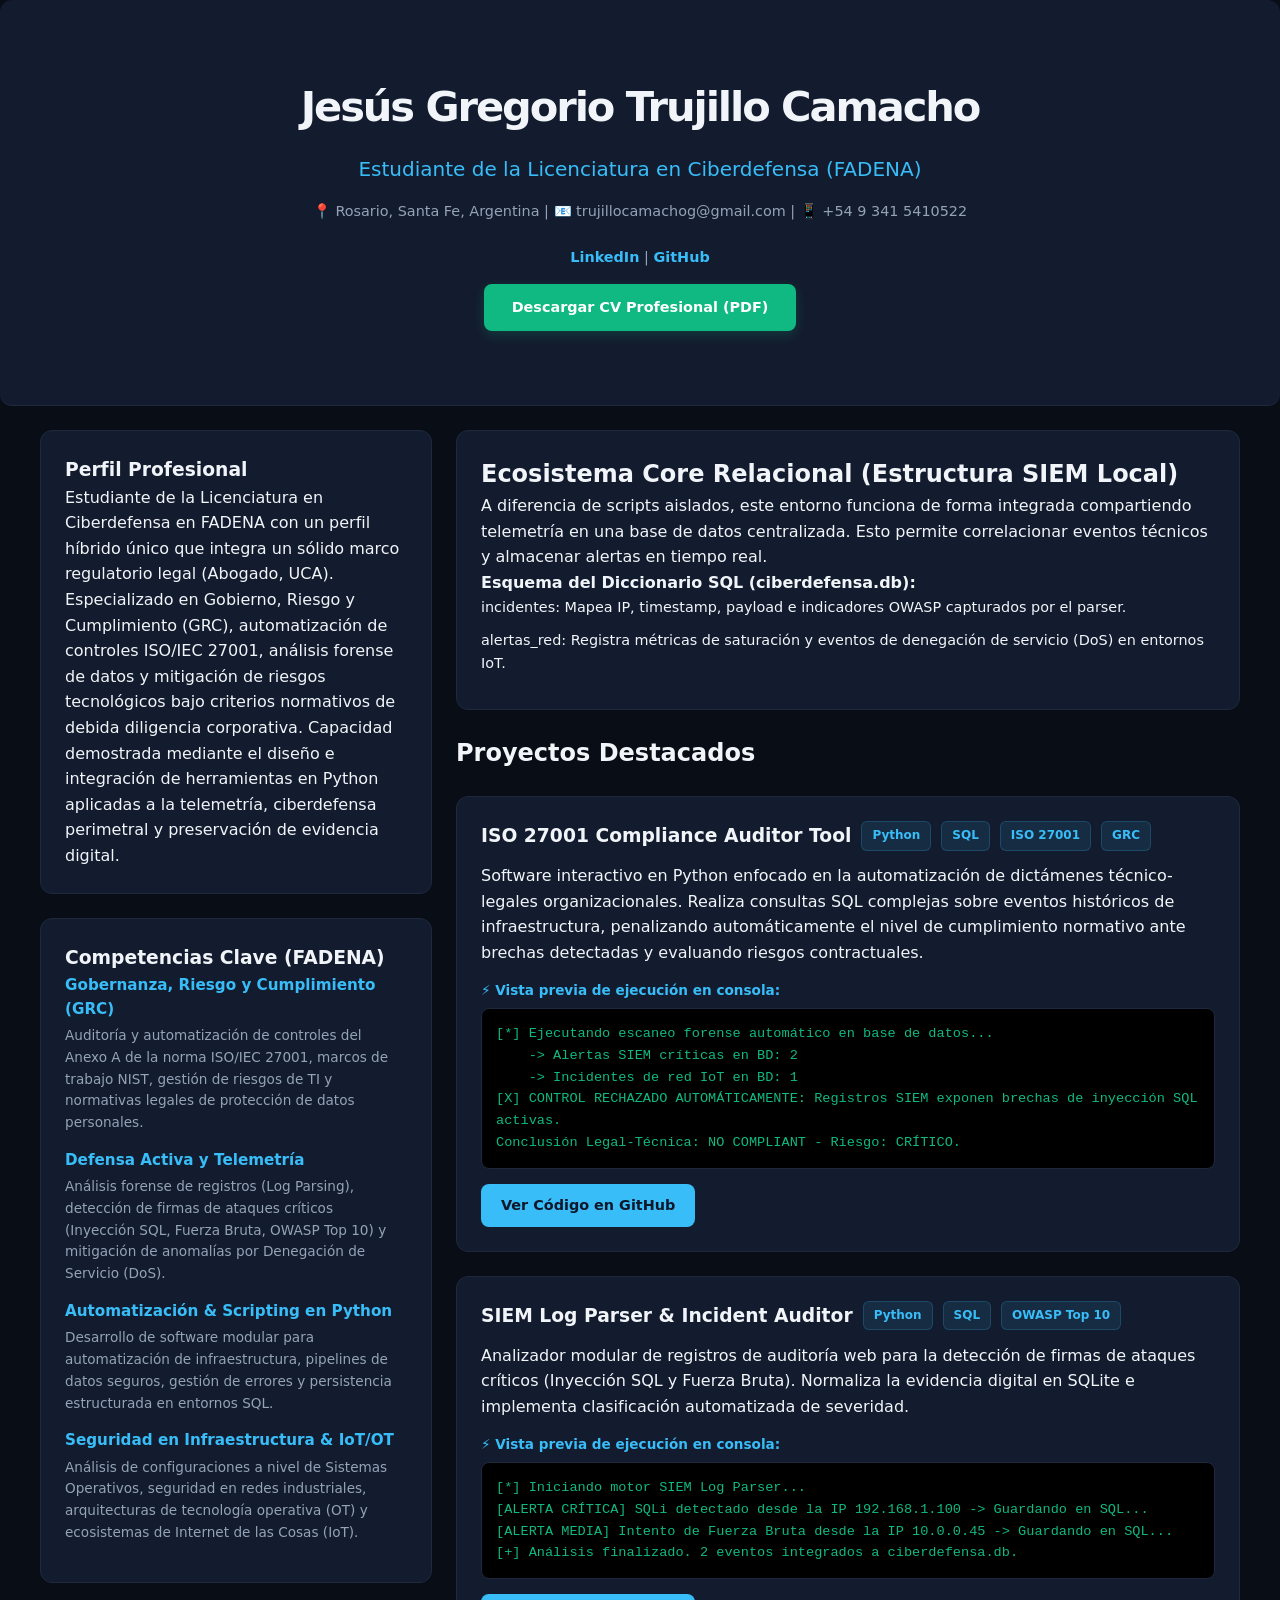
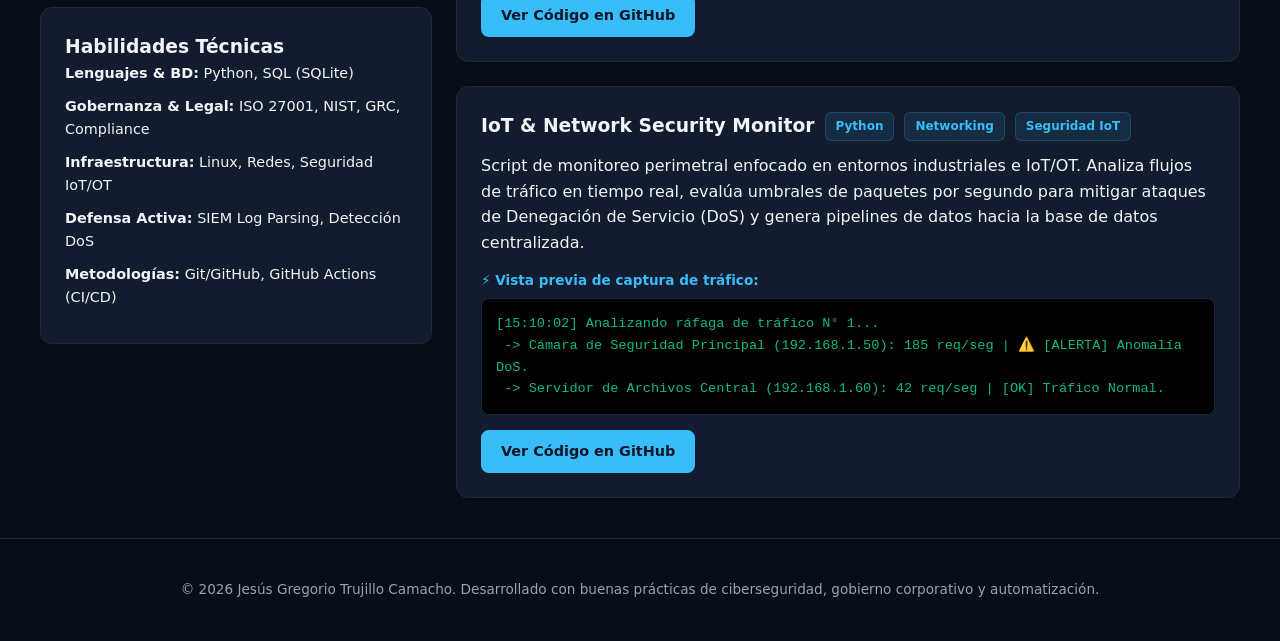
<file: index.html>
<!DOCTYPE html>
<html lang="es">
<head>
    <meta charset="UTF-8">
    <meta name="viewport" content="width=device-width, initial-scale=1.0">
    <title>Jesús Trujillo - Ciberdefensa Portfolio</title>
    <link rel="stylesheet" href="estilos.css">
</head>
<body>

    <header>
        <div class="contenedor">
            <h1>Jesús Gregorio Trujillo Camacho</h1>
            <p class="subtitulo">Estudiante de la Licenciatura en Ciberdefensa (FADENA)</p>
            <div class="contacto">
                📍 Rosario, Santa Fe, Argentina | 
                📧 trujillocamachog@gmail.com | 
                📱 +54 9 341 5410522 <br><br>
                <a href="https://linkedin.com/in/jesus-trujilloc" target="_blank" rel="noopener noreferrer">LinkedIn</a> | 
                <a href="https://github.com/trujilloJT-tibu" target="_blank" rel="noopener noreferrer">GitHub</a>
            </div>
            <div class="contenedor-cta">
                <a href="CV_Jesus_Trujillo_Ciberseguridad.pdf" download class="boton boton-cv">Descargar CV Profesional (PDF)</a>
            </div>
        </div>
    </header>

    <div class="contenedor contenido-principal">
        
        <aside class="sidebar">
            <section class="tarjeta perfil">
                <h3>Perfil Profesional</h3>
                <p>Estudiante de la Licenciatura en Ciberdefensa en FADENA con un perfil híbrido único que integra un sólido marco regulatorio legal (Abogado, UCA). Especializado en Gobierno, Riesgo y Cumplimiento (GRC), automatización de controles ISO/IEC 27001, análisis forense de datos y mitigación de riesgos tecnológicos bajo criterios normativos de debida diligencia corporativa. Capacidad demostrada mediante el diseño e integración de herramientas en Python aplicadas a la telemetría, ciberdefensa perimetral y preservación de evidencia digital.</p>
            </section>

            <section class="tarjeta competencies">
                <h3>Competencias Clave (FADENA)</h3>
                <div class="grupo-materias">
                    <h4>Gobernanza, Riesgo y Cumplimiento (GRC)</h4>
                    <p>Auditoría y automatización de controles del Anexo A de la norma ISO/IEC 27001, marcos de trabajo NIST, gestión de riesgos de TI y normativas legales de protección de datos personales.</p>
                </div>
                <div class="grupo-materias">
                    <h4>Defensa Activa y Telemetría</h4>
                    <p>Análisis forense de registros (Log Parsing), detección de firmas de ataques críticos (Inyección SQL, Fuerza Bruta, OWASP Top 10) y mitigación de anomalías por Denegación de Servicio (DoS).</p>
                </div>
                <div class="grupo-materias">
                    <h4>Automatización & Scripting en Python</h4>
                    <p>Desarrollo de software modular para automatización de infraestructura, pipelines de datos seguros, gestión de errores y persistencia estructurada en entornos SQL.</p>
                </div>
                <div class="grupo-materias">
                    <h4>Seguridad en Infraestructura & IoT/OT</h4>
                    <p>Análisis de configuraciones a nivel de Sistemas Operativos, seguridad en redes industriales, arquitecturas de tecnología operativa (OT) y ecosistemas de Internet de las Cosas (IoT).</p>
                </div>
            </section>

            <section class="tarjeta habilidades">
                <h3>Habilidades Técnicas</h3>
                <ul>
                    <li><strong>Lenguajes & BD:</strong> Python, SQL (SQLite)</li>
                    <li><strong>Gobernanza & Legal:</strong> ISO 27001, NIST, GRC, Compliance</li>
                    <li><strong>Infraestructura:</strong> Linux, Redes, Seguridad IoT/OT</li>
                    <li><strong>Defensa Activa:</strong> SIEM Log Parsing, Detección DoS</li>
                    <li><strong>Metodologías:</strong> Git/GitHub, GitHub Actions (CI/CD)</li>
                </ul>
            </section>
        </aside>

        <main class="proyectos">
            <section class="tarjeta arquitectura-central">
                <h2>Ecosistema Core Relacional (Estructura SIEM Local)</h2>
                <p>A diferencia de scripts aislados, este entorno funciona de forma integrada compartiendo telemetría en una base de datos centralizada. Esto permite correlacionar eventos técnicos y almacenar alertas en tiempo real.</p>
                <div class="esquema-datos">
                    <strong>Esquema del Diccionario SQL (ciberdefensa.db):</strong>
                    <ul>
                        <li><code>incidentes</code>: Mapea IP, timestamp, payload e indicadores OWASP capturados por el parser.</li>
                        <li><code>alertas_red</code>: Registra métricas de saturación y eventos de denegación de servicio (DoS) en entornos IoT.</li>
                    </ul>
                </div>
            </section>

            <h2>Proyectos Destacados</h2>
            
            <article class="tarjeta proyecto-item">
                <div class="proyecto-header">
                    <h3>ISO 27001 Compliance Auditor Tool</h3>
                    <span class="tag">Python</span>
                    <span class="tag">SQL</span>
                    <span class="tag">ISO 27001</span>
                    <span class="tag">GRC</span>
                </div>
                <p>Software interactivo en Python enfocado en la automatización de dictámenes técnico-legales organizacionales. Realiza consultas SQL complejas sobre eventos históricos de infraestructura, penalizando automáticamente el nivel de cumplimiento normativo ante brechas detectadas y evaluando riesgos contractuales.</p>
                
                <div class="proyecto-demo">
                    <span class="demo-label">⚡ Vista previa de ejecución en consola:</span>
                    <pre class="consola-mockup">
[*] Ejecutando escaneo forense automático en base de datos...
    -> Alertas SIEM críticas en BD: 2
    -> Incidentes de red IoT en BD: 1
[X] CONTROL RECHAZADO AUTOMÁTICAMENTE: Registros SIEM exponen brechas de inyección SQL activas.
Conclusión Legal-Técnica: NO COMPLIANT - Riesgo: CRÍTICO.</pre>
                </div>

                <div class="proyecto-links">
                    <a href="https://github.com/trujilloJT-tibu/iso27001-auditor-tool" target="_blank" rel="noopener noreferrer" class="boton">Ver Código en GitHub</a>
                </div>
            </article>

            <article class="tarjeta proyecto-item">
                <div class="proyecto-header">
                    <h3>SIEM Log Parser & Incident Auditor</h3>
                    <span class="tag">Python</span>
                    <span class="tag">SQL</span>
                    <span class="tag">OWASP Top 10</span>
                </div>
                <p>Analizador modular de registros de auditoría web para la detección de firmas de ataques críticos (Inyección SQL y Fuerza Bruta). Normaliza la evidencia digital en SQLite e implementa clasificación automatizada de severidad.</p>
                
                <div class="proyecto-demo">
                    <span class="demo-label">⚡ Vista previa de ejecución en consola:</span>
                    <pre class="consola-mockup">
[*] Iniciando motor SIEM Log Parser...
[ALERTA CRÍTICA] SQLi detectado desde la IP 192.168.1.100 -> Guardando en SQL...
[ALERTA MEDIA] Intento de Fuerza Bruta desde la IP 10.0.0.45 -> Guardando en SQL...
[+] Análisis finalizado. 2 eventos integrados a ciberdefensa.db.</pre>
                </div>

                <div class="proyecto-links">
                    <a href="https://github.com/trujilloJT-tibu/siem-log-parser" target="_blank" rel="noopener noreferrer" class="boton">Ver Código en GitHub</a>
                </div>
            </article>

            <article class="tarjeta proyecto-item">
                <div class="proyecto-header">
                    <h3>IoT & Network Security Monitor</h3>
                    <span class="tag">Python</span>
                    <span class="tag">Networking</span>
                    <span class="tag">Seguridad IoT</span>
                </div>
                <p>Script de monitoreo perimetral enfocado en entornos industriales e IoT/OT. Analiza flujos de tráfico en tiempo real, evalúa umbrales de paquetes por segundo para mitigar ataques de Denegación de Servicio (DoS) y genera pipelines de datos hacia la base de datos centralizada.</p>
                
                <div class="proyecto-demo">
                    <span class="demo-label">⚡ Vista previa de captura de tráfico:</span>
                    <pre class="consola-mockup">
[15:10:02] Analizando ráfaga de tráfico N° 1...
 -> Cámara de Seguridad Principal (192.168.1.50): 185 req/seg | ⚠️ [ALERTA] Anomalía DoS.
 -> Servidor de Archivos Central (192.168.1.60): 42 req/seg | [OK] Tráfico Normal.</pre>
                </div>

                <div class="proyecto-links">
                    <a href="https://github.com/trujilloJT-tibu/iot-network-monitor" target="_blank" rel="noopener noreferrer" class="boton">Ver Código en GitHub</a>
                </div>
            </article>
        </main>

    </div>

    <footer>
        <p>&copy; 2026 Jesús Gregorio Trujillo Camacho. Desarrollado con buenas prácticas de ciberseguridad, gobierno corporativo y automatización.</p>
    </footer>

</body>
</html>
</file>
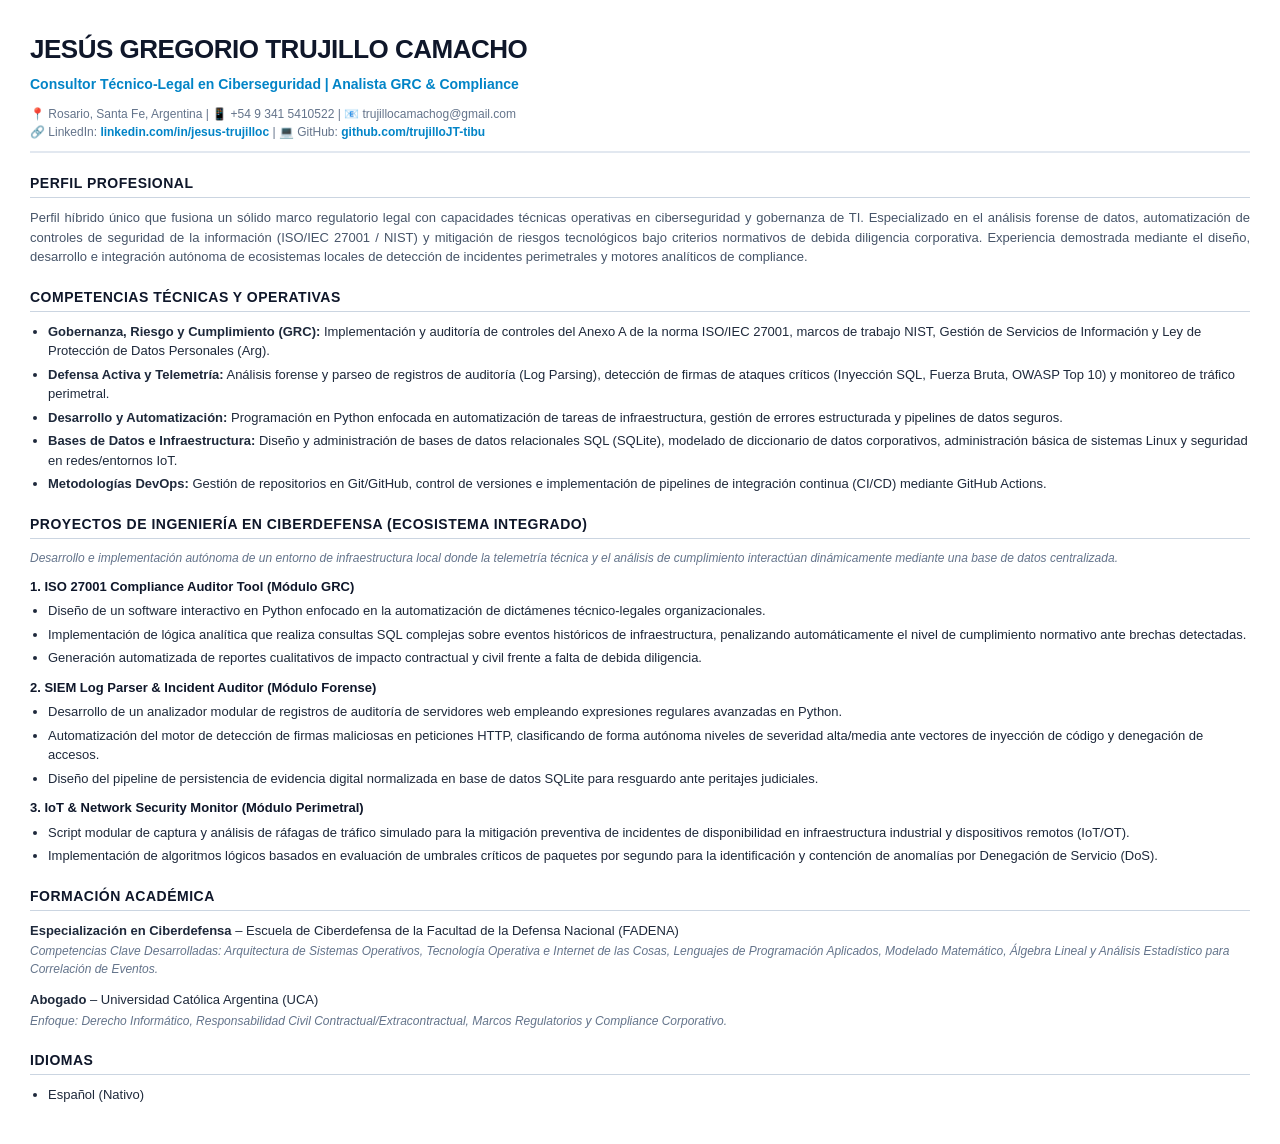
<file: cv.html>
<!DOCTYPE html>
<html lang="es">
<head>
    <meta charset="UTF-8">
    <title>CV_Jesus_Trujillo_Ciberseguridad</title>
    <style>
        body { font-family: 'Segoe UI', Arial, sans-serif; color: #1e293b; line-height: 1.5; margin: 0; padding: 30px; background: #fff; font-size: 13px; }
        h1 { margin: 0 0 5px 0; font-size: 26px; color: #0f172a; text-transform: uppercase; letter-spacing: -0.5px; }
        .sub { font-size: 14px; font-weight: bold; color: #0284c7; margin-bottom: 10px; }
        .contacto { font-size: 12px; color: #64748b; margin-bottom: 15px; border-bottom: 2px solid #e2e8f0; padding-bottom: 10px; }
        .contacto a { color: #0284c7; text-decoration: none; font-weight: 600; }
        h2 { font-size: 14px; color: #0f172a; border-bottom: 1px solid #cbd5e1; padding-bottom: 3px; margin: 20px 0 10px 0; text-transform: uppercase; letter-spacing: 0.5px; }
        h3 { font-size: 13px; margin: 10px 0 4px 0; color: #0f172a; }
        ul { margin: 5px 0 10px 0; padding-left: 18px; }
        li { margin-bottom: 4px; }
        .p-desc { color: #475569; margin: 5px 0; text-align: justify; }
        .item-edu { margin-bottom: 12px; }
        .sub-edu { font-size: 12px; color: #64748b; font-style: italic; margin-top: 2px; }
        @media print { body { padding: 0; } }
    </style>
</head>
<body>

    <h1>Jesús Gregorio Trujillo Camacho</h1>
    <div class="sub">Consultor Técnico-Legal en Ciberseguridad | Analista GRC & Compliance</div>
    <div class="contacto">
        📍 Rosario, Santa Fe, Argentina | 📱 +54 9 341 5410522 | 📧 trujillocamachog@gmail.com <br>
        🔗 LinkedIn: <a href="https://linkedin.com/in/jesus-trujilloc" target="_blank">linkedin.com/in/jesus-trujilloc</a> | 💻 GitHub: <a href="https://github.com/trujilloJT-tibu" target="_blank">github.com/trujilloJT-tibu</a>
    </div>

    <h2>Perfil Profesional</h2>
    <p class="p-desc">Perfil híbrido único que fusiona un sólido marco regulatorio legal con capacidades técnicas operativas en ciberseguridad y gobernanza de TI. Especializado en el análisis forense de datos, automatización de controles de seguridad de la información (ISO/IEC 27001 / NIST) y mitigación de riesgos tecnológicos bajo criterios normativos de debida diligencia corporativa. Experiencia demostrada mediante el diseño, desarrollo e integración autónoma de ecosistemas locales de detección de incidentes perimetrales y motores analíticos de compliance.</p>

    <h2>Competencias Técnicas y Operativas</h2>
    <ul>
        <li><strong>Gobernanza, Riesgo y Cumplimiento (GRC):</strong> Implementación y auditoría de controles del Anexo A de la norma ISO/IEC 27001, marcos de trabajo NIST, Gestión de Servicios de Información y Ley de Protección de Datos Personales (Arg).</li>
        <li><strong>Defensa Activa y Telemetría:</strong> Análisis forense y parseo de registros de auditoría (Log Parsing), detección de firmas de ataques críticos (Inyección SQL, Fuerza Bruta, OWASP Top 10) y monitoreo de tráfico perimetral.</li>
        <li><strong>Desarrollo y Automatización:</strong> Programación en Python enfocada en automatización de tareas de infraestructura, gestión de errores estructurada y pipelines de datos seguros.</li>
        <li><strong>Bases de Datos e Infraestructura:</strong> Diseño y administración de bases de datos relacionales SQL (SQLite), modelado de diccionario de datos corporativos, administración básica de sistemas Linux y seguridad en redes/entornos IoT.</li>
        <li><strong>Metodologías DevOps:</strong> Gestión de repositorios en Git/GitHub, control de versiones e implementación de pipelines de integración continua (CI/CD) mediante GitHub Actions.</li>
    </ul>

    <h2>Proyectos de Ingeniería en Ciberdefensa (Ecosistema Integrado)</h2>
    <p class="p-desc" style="font-style: italic; font-size: 12px; color:#64748b;">Desarrollo e implementación autónoma de un entorno de infraestructura local donde la telemetría técnica y el análisis de cumplimiento interactúan dinámicamente mediante una base de datos centralizada.</p>

    <h3>1. ISO 27001 Compliance Auditor Tool (Módulo GRC)</h3>
    <ul>
        <li>Diseño de un software interactivo en Python enfocado en la automatización de dictámenes técnico-legales organizacionales.</li>
        <li>Implementación de lógica analítica que realiza consultas SQL complejas sobre eventos históricos de infraestructura, penalizando automáticamente el nivel de cumplimiento normativo ante brechas detectadas.</li>
        <li>Generación automatizada de reportes cualitativos de impacto contractual y civil frente a falta de debida diligencia.</li>
    </ul>

    <h3>2. SIEM Log Parser & Incident Auditor (Módulo Forense)</h3>
    <ul>
        <li>Desarrollo de un analizador modular de registros de auditoría de servidores web empleando expresiones regulares avanzadas en Python.</li>
        <li>Automatización del motor de detección de firmas maliciosas en peticiones HTTP, clasificando de forma autónoma niveles de severidad alta/media ante vectores de inyección de código y denegación de accesos.</li>
        <li>Diseño del pipeline de persistencia de evidencia digital normalizada en base de datos SQLite para resguardo ante peritajes judiciales.</li>
    </ul>

    <h3>3. IoT & Network Security Monitor (Módulo Perimetral)</h3>
    <ul>
        <li>Script modular de captura y análisis de ráfagas de tráfico simulado para la mitigación preventiva de incidentes de disponibilidad en infraestructura industrial y dispositivos remotos (IoT/OT).</li>
        <li>Implementación de algoritmos lógicos basados en evaluación de umbrales críticos de paquetes por segundo para la identificación y contención de anomalías por Denegación de Servicio (DoS).</li>
    </ul>

    <h2>Formación Académica</h2>
    <div class="item-edu">
        <strong>Especialización en Ciberdefensa</strong> – Escuela de Ciberdefensa de la Facultad de la Defensa Nacional (FADENA)
        <div class="sub-edu">Competencias Clave Desarrolladas: Arquitectura de Sistemas Operativos, Tecnología Operativa e Internet de las Cosas, Lenguajes de Programación Aplicados, Modelado Matemático, Álgebra Lineal y Análisis Estadístico para Correlación de Eventos.</div>
    </div>
    <div class="item-edu">
        <strong>Abogado</strong> – Universidad Católica Argentina (UCA)
        <div class="sub-edu">Enfoque: Derecho Informático, Responsabilidad Civil Contractual/Extracontractual, Marcos Regulatorios y Compliance Corporativo.</div>
    </div>

    <h2>Idiomas</h2>
    <ul>
        <li>Español (Nativo)</li>
    </ul>

</body>
</html>
</file>
<file: estilos.css>
/* --- Variables de Diseño Profesional --- */
:root {
    --fondo: #090d16;
    --tarjetas: #131c2e;
    --texto-principal: #f1f5f9;
    --texto-secundario: #94a3b8;
    --azul-ciber: #38bdf8;
    --borde: #1e293b;
    --exito: #10b981;
}

/* --- Reset y Estilos Base --- */
* {
    margin: 0;
    padding: 0;
    box-sizing: border-box;
    font-family: 'Segoe UI', system-ui, -apple-system, sans-serif;
}

body {
    background-color: var(--fondo);
    color: var(--texto-principal);
    line-height: 1.6;
}

.contenedor {
    max-width: 1200px;
    margin: 0 auto;
    padding: 24px;
}

/* --- Header --- */
header {
    background-color: var(--tarjetas);
    border-bottom: 1px solid var(--borde);
    padding: 50px 0;
    text-align: center;
    border-radius: 12px;
    margin-bottom: 24px;
}

header h1 {
    font-size: 2.6rem;
    font-weight: 700;
    letter-spacing: -0.05em;
    margin-bottom: 12px;
}

.subtitulo {
    color: var(--azul-ciber);
    font-size: 1.25rem;
    font-weight: 500;
    margin-bottom: 15px;
}

.contacto {
    font-size: 0.9rem;
    color: var(--texto-secundario);
}

.contacto a {
    color: var(--azul-ciber);
    text-decoration: none;
    font-weight: bold;
    transition: color 0.2s ease;
}

.contacto a:hover {
    color: var(--texto-principal);
}

/* --- Layout Principal --- */
.contenido-principal {
    display: flex;
    gap: 24px;
    padding: 0;
}

.sidebar {
    flex: 1;
    display: flex;
    flex-direction: column;
    gap: 24px;
}

.proyectos {
    flex: 2;
    display: flex;
    flex-direction: column;
    gap: 24px;
}

/* --- Tarjetas y Componentes --- */
.tarjeta {
    background-color: var(--tarjetas);
    border: 1px solid var(--borde);
    border-radius: 12px;
    padding: 24px;
    transition: transform 0.2s ease, border-color 0.2s ease;
}

.tarjeta:hover {
    transform: translateY(-2px);
    border-color: #334155;
}

/* --- Educación y Habilidades --- */
.grupo-materias {
    margin-bottom: 14px;
}

.grupo-materias h4 {
    color: var(--azul-ciber);
    font-size: 0.95rem;
    margin-bottom: 4px;
}

.grupo-materias p {
    font-size: 0.85rem;
    color: var(--texto-secundario);
}

.tarjeta ul {
    list-style: none;
}

.tarjeta ul li {
    margin-bottom: 10px;
    font-size: 0.9rem;
}

/* --- Proyectos y Terminales --- */
.proyecto-header {
    display: flex;
    flex-wrap: wrap;
    align-items: center;
    gap: 10px;
    margin-bottom: 12px;
}

.tag {
    background-color: rgba(56, 189, 248, 0.1);
    color: var(--azul-ciber);
    border: 1px solid rgba(56, 189, 248, 0.2);
    padding: 4px 10px;
    border-radius: 6px;
    font-size: 0.75rem;
    font-weight: 600;
}

.proyecto-demo {
    margin: 15px 0;
}

.demo-label {
    display: block;
    font-size: 0.85rem;
    color: var(--azul-ciber);
    font-weight: 600;
    margin-bottom: 6px;
}

.consola-mockup {
    background-color: #000000;
    color: #10b981;
    font-family: 'Courier New', Courier, monospace;
    font-size: 0.85rem;
    padding: 14px;
    border-radius: 8px;
    border: 1px solid var(--borde);
    overflow-x: auto;
    white-space: pre-wrap;
    box-shadow: inset 0 0 10px rgba(0, 0, 0, 0.8);
}

/* --- Botones --- */
.boton, .boton-cv {
    display: inline-block;
    background-color: var(--azul-ciber);
    color: #0f172a;
    padding: 10px 20px;
    border-radius: 8px;
    text-decoration: none;
    font-size: 0.9rem;
    font-weight: 600;
    transition: background-color 0.2s ease, transform 0.1s ease;
}

.boton-cv {
    background-color: var(--exito);
    color: #ffffff;
    padding: 12px 28px;
    margin-top: 15px;
    box-shadow: 0 4px 12px rgba(16, 185, 129, 0.2);
}

.boton:hover, .boton-cv:hover {
    transform: scale(1.03);
    filter: brightness(1.1);
}

/* --- Footer --- */
footer {
    text-align: center;
    padding: 40px 0;
    color: var(--texto-secundario);
    font-size: 0.85rem;
    margin-top: 40px;
    border-top: 1px solid var(--borde);
}

/* --- Responsivo --- */
@media (max-width: 768px) {
    .contenido-principal {
        flex-direction: column;
    }
    header h1 {
        font-size: 2rem;
    }
}
</file>
